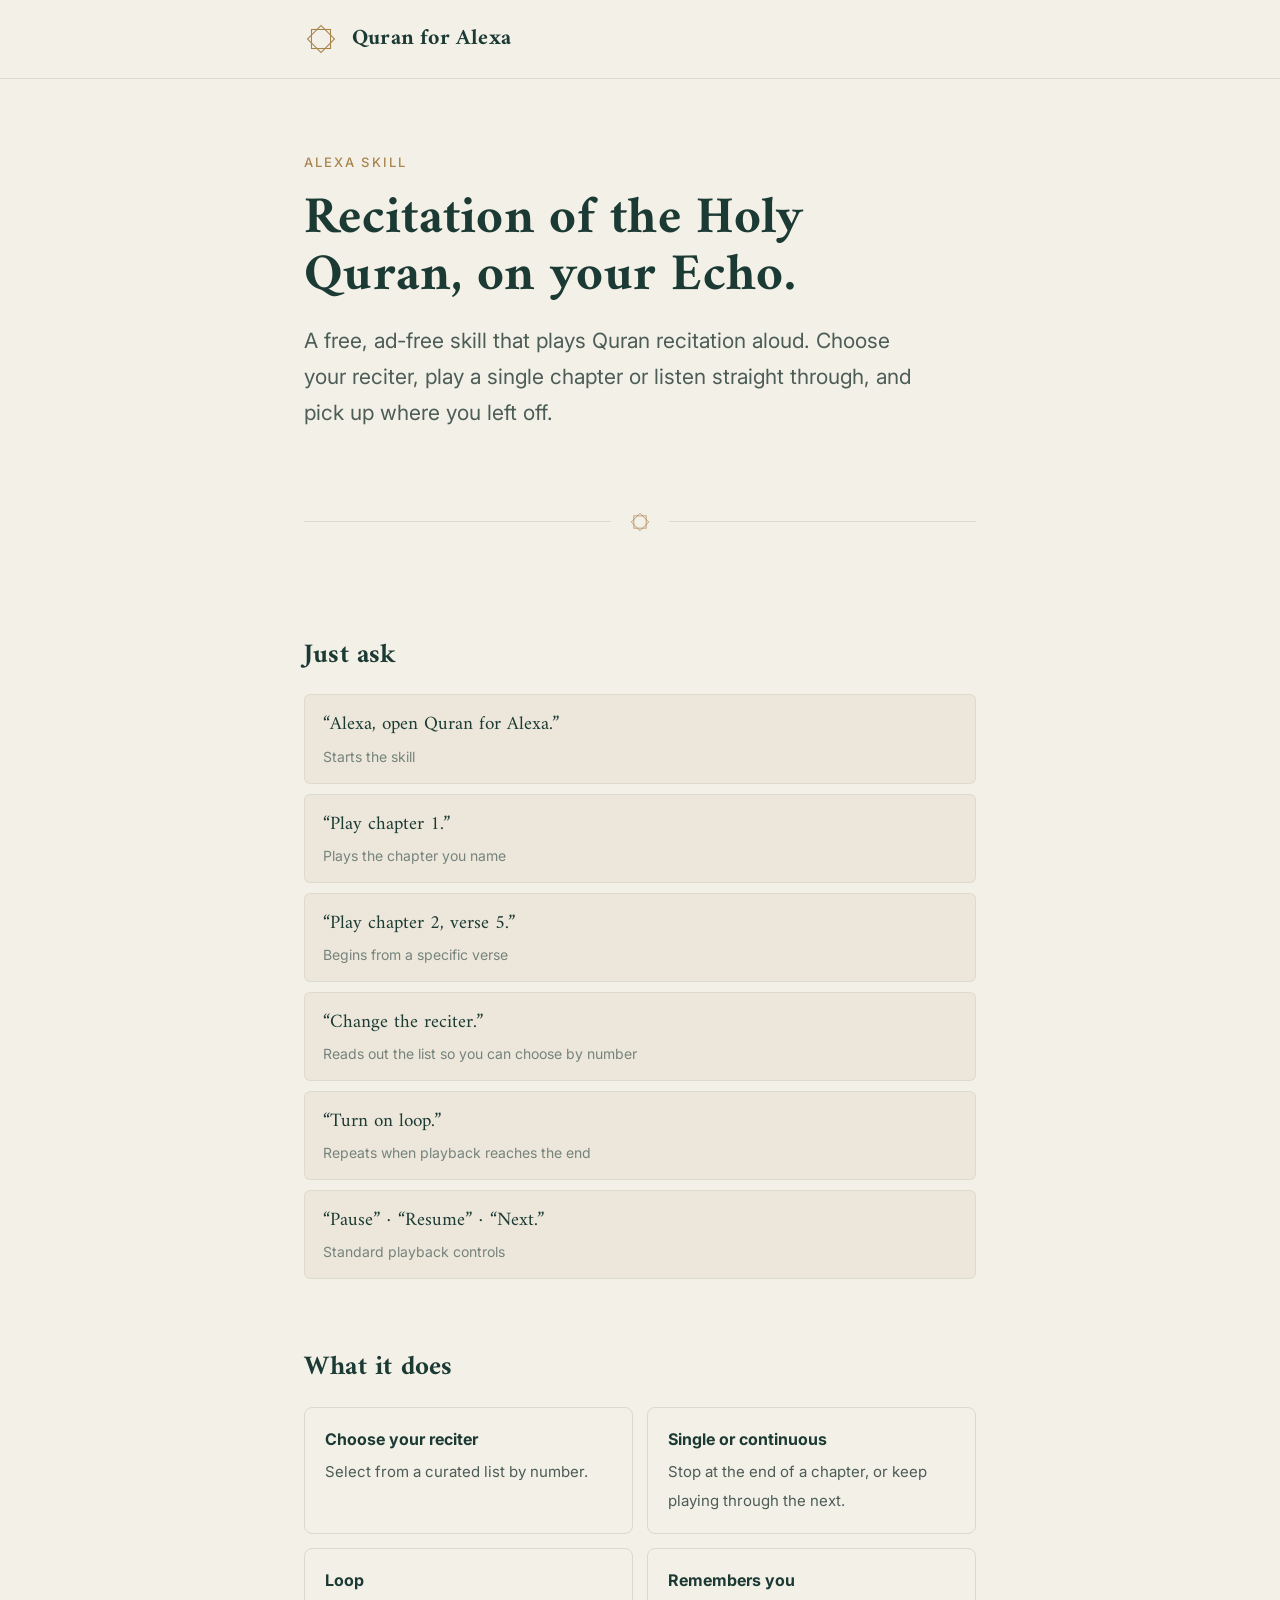
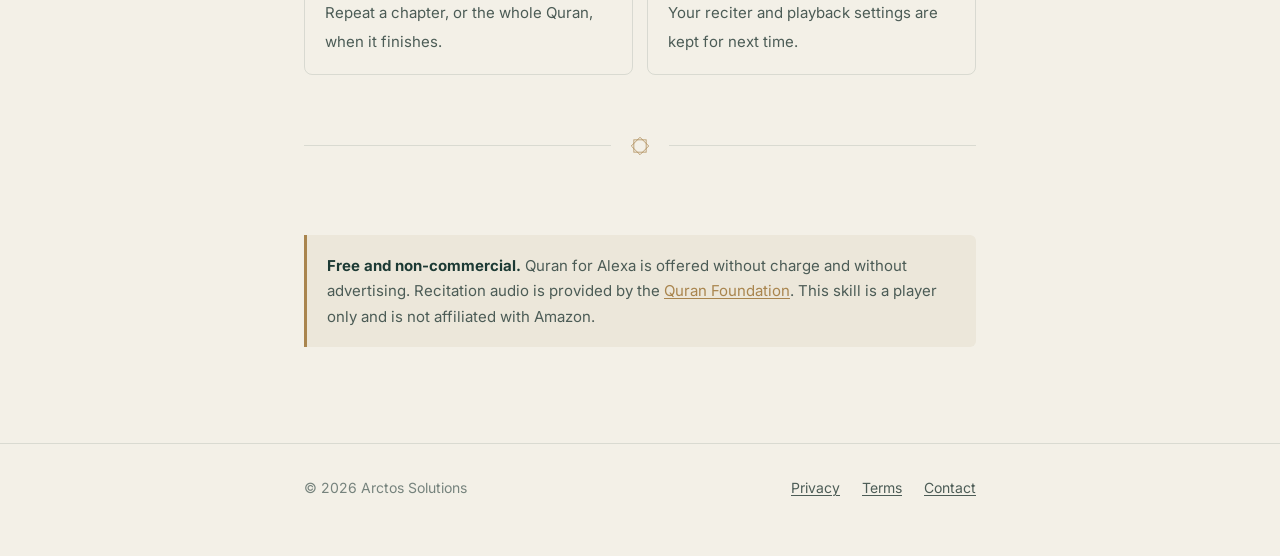
<file: docs/index.html>
<!DOCTYPE html>
<html lang="en">
<head>
<meta charset="utf-8">
<meta name="viewport" content="width=device-width, initial-scale=1">
<title>Quran for Alexa</title>
<meta name="description" content="Quran for Alexa is a free Alexa skill for listening to recitation of the Holy Quran on your Echo device.">
<link rel="icon" href="logo.png">
<link rel="preconnect" href="https://fonts.googleapis.com">
<link rel="preconnect" href="https://fonts.gstatic.com" crossorigin>
<link href="https://fonts.googleapis.com/css2?family=Amiri:wght@400;700&family=Inter:wght@400;500;600&display=swap" rel="stylesheet">
<link rel="stylesheet" href="styles.css">
</head>
<body>

<header class="site-header">
  <div class="wrap">
    <svg class="mark" viewBox="0 0 100 100" aria-hidden="true">
      <rect x="22" y="22" width="56" height="56"/>
      <rect x="22" y="22" width="56" height="56" transform="rotate(45 50 50)"/>
    </svg>
    <a class="wordmark" href="index.html">Quran for Alexa</a>
  </div>
</header>

<main class="wrap">

  <section class="hero">
    <p class="eyebrow">Alexa skill</p>
    <h1>Recitation of the Holy Quran, on your Echo.</h1>
    <p class="lede">A free, ad-free skill that plays Quran recitation aloud. Choose your reciter, play a single chapter or listen straight through, and pick up where you left off.</p>
  </section>

  <div class="divider" aria-hidden="true">
    <svg viewBox="0 0 100 100"><rect x="22" y="22" width="56" height="56"/><rect x="22" y="22" width="56" height="56" transform="rotate(45 50 50)"/></svg>
  </div>

  <section>
    <h2>Just ask</h2>
    <ul class="phrases">
      <li><span class="say">&ldquo;Alexa, open Quran for Alexa.&rdquo;</span><span class="does">Starts the skill</span></li>
      <li><span class="say">&ldquo;Play chapter 1.&rdquo;</span><span class="does">Plays the chapter you name</span></li>
      <li><span class="say">&ldquo;Play chapter 2, verse 5.&rdquo;</span><span class="does">Begins from a specific verse</span></li>
      <li><span class="say">&ldquo;Change the reciter.&rdquo;</span><span class="does">Reads out the list so you can choose by number</span></li>
      <li><span class="say">&ldquo;Turn on loop.&rdquo;</span><span class="does">Repeats when playback reaches the end</span></li>
      <li><span class="say">&ldquo;Pause&rdquo; &middot; &ldquo;Resume&rdquo; &middot; &ldquo;Next.&rdquo;</span><span class="does">Standard playback controls</span></li>
    </ul>
  </section>

  <section>
    <h2>What it does</h2>
    <ul class="features">
      <li><b>Choose your reciter</b><span>Select from a curated list by number.</span></li>
      <li><b>Single or continuous</b><span>Stop at the end of a chapter, or keep playing through the next.</span></li>
      <li><b>Loop</b><span>Repeat a chapter, or the whole Quran, when it finishes.</span></li>
      <li><b>Remembers you</b><span>Your reciter and playback settings are kept for next time.</span></li>
    </ul>
  </section>

  <div class="divider" aria-hidden="true">
    <svg viewBox="0 0 100 100"><rect x="22" y="22" width="56" height="56"/><rect x="22" y="22" width="56" height="56" transform="rotate(45 50 50)"/></svg>
  </div>

  <section>
    <p class="note"><b>Free and non-commercial.</b> Quran for Alexa is offered without charge and without advertising. Recitation audio is provided by the <a href="https://quran.foundation" rel="noopener">Quran Foundation</a>. This skill is a player only and is not affiliated with Amazon.</p>
  </section>

</main>

<footer class="site-footer">
  <div class="wrap">
    <span>&copy; 2026 Arctos Solutions</span>
    <span class="spacer"></span>
    <a href="privacy.html">Privacy</a>
    <a href="terms.html">Terms</a>
    <a href="mailto:contact@arctossolutions.com">Contact</a>
  </div>
</footer>

</body>
</html>
</file>
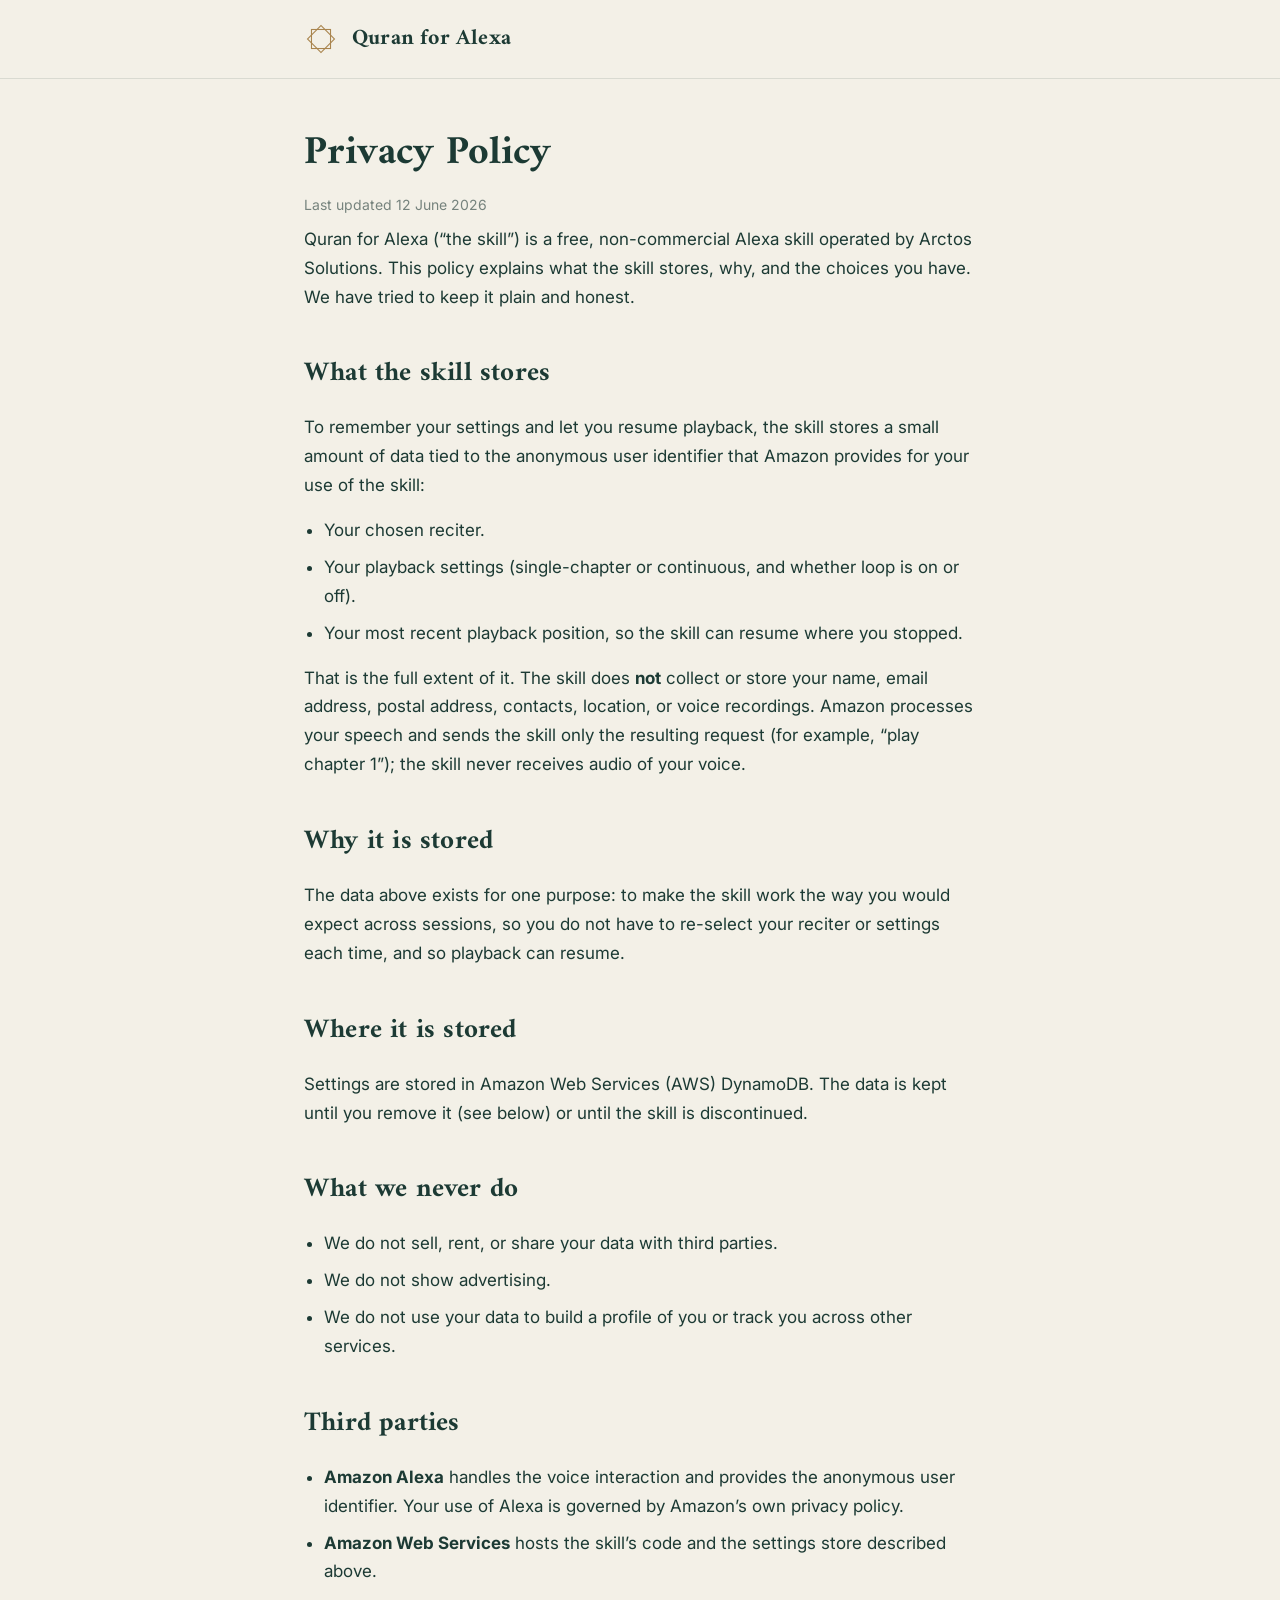
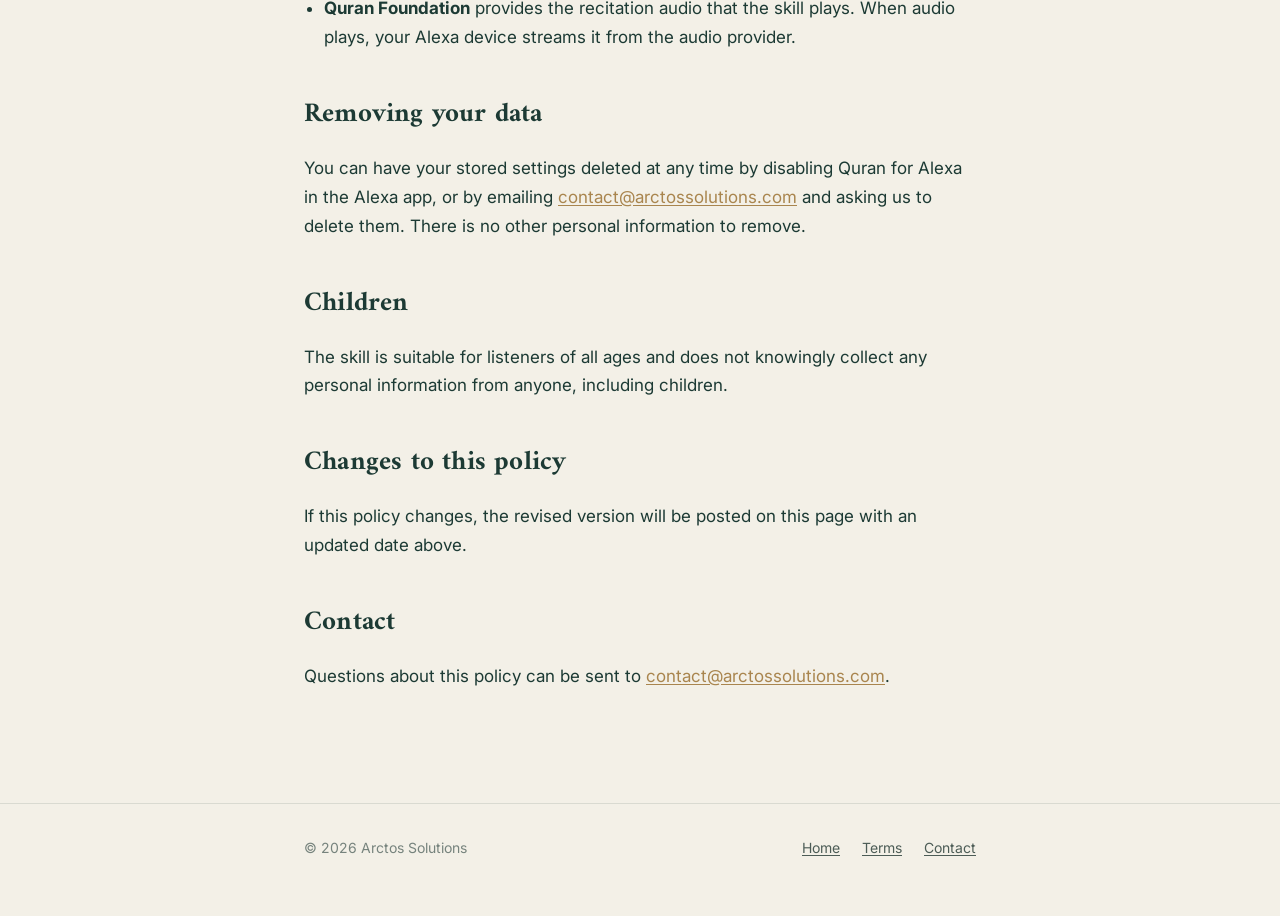
<file: docs/privacy.html>
<!DOCTYPE html>
<html lang="en">
<head>
<meta charset="utf-8">
<meta name="viewport" content="width=device-width, initial-scale=1">
<title>Privacy Policy — Quran for Alexa</title>
<meta name="description" content="Privacy policy for the Quran for Alexa skill.">
<link rel="icon" href="logo.png">
<link rel="preconnect" href="https://fonts.googleapis.com">
<link rel="preconnect" href="https://fonts.gstatic.com" crossorigin>
<link href="https://fonts.googleapis.com/css2?family=Amiri:wght@400;700&family=Inter:wght@400;500;600&display=swap" rel="stylesheet">
<link rel="stylesheet" href="styles.css">
</head>
<body>

<header class="site-header">
  <div class="wrap">
    <svg class="mark" viewBox="0 0 100 100" aria-hidden="true">
      <rect x="22" y="22" width="56" height="56"/>
      <rect x="22" y="22" width="56" height="56" transform="rotate(45 50 50)"/>
    </svg>
    <a class="wordmark" href="index.html">Quran for Alexa</a>
  </div>
</header>

<main class="wrap legal">

  <h1>Privacy Policy</h1>
  <p class="updated">Last updated 12 June 2026</p>

  <p>Quran for Alexa (&ldquo;the skill&rdquo;) is a free, non-commercial Alexa skill operated by Arctos Solutions. This policy explains what the skill stores, why, and the choices you have. We have tried to keep it plain and honest.</p>

  <h2>What the skill stores</h2>
  <p>To remember your settings and let you resume playback, the skill stores a small amount of data tied to the anonymous user identifier that Amazon provides for your use of the skill:</p>
  <ul>
    <li>Your chosen reciter.</li>
    <li>Your playback settings (single-chapter or continuous, and whether loop is on or off).</li>
    <li>Your most recent playback position, so the skill can resume where you stopped.</li>
  </ul>
  <p>That is the full extent of it. The skill does <b>not</b> collect or store your name, email address, postal address, contacts, location, or voice recordings. Amazon processes your speech and sends the skill only the resulting request (for example, &ldquo;play chapter 1&rdquo;); the skill never receives audio of your voice.</p>

  <h2>Why it is stored</h2>
  <p>The data above exists for one purpose: to make the skill work the way you would expect across sessions, so you do not have to re-select your reciter or settings each time, and so playback can resume.</p>

  <h2>Where it is stored</h2>
  <p>Settings are stored in Amazon Web Services (AWS) DynamoDB. The data is kept until you remove it (see below) or until the skill is discontinued.</p>

  <h2>What we never do</h2>
  <ul>
    <li>We do not sell, rent, or share your data with third parties.</li>
    <li>We do not show advertising.</li>
    <li>We do not use your data to build a profile of you or track you across other services.</li>
  </ul>

  <h2>Third parties</h2>
  <ul>
    <li><b>Amazon Alexa</b> handles the voice interaction and provides the anonymous user identifier. Your use of Alexa is governed by Amazon&rsquo;s own privacy policy.</li>
    <li><b>Amazon Web Services</b> hosts the skill&rsquo;s code and the settings store described above.</li>
    <li><b>Quran Foundation</b> provides the recitation audio that the skill plays. When audio plays, your Alexa device streams it from the audio provider.</li>
  </ul>

  <h2>Removing your data</h2>
  <p>You can have your stored settings deleted at any time by disabling Quran for Alexa in the Alexa app, or by emailing <a href="mailto:contact@arctossolutions.com">contact@arctossolutions.com</a> and asking us to delete them. There is no other personal information to remove.</p>

  <h2>Children</h2>
  <p>The skill is suitable for listeners of all ages and does not knowingly collect any personal information from anyone, including children.</p>

  <h2>Changes to this policy</h2>
  <p>If this policy changes, the revised version will be posted on this page with an updated date above.</p>

  <h2>Contact</h2>
  <p>Questions about this policy can be sent to <a href="mailto:contact@arctossolutions.com">contact@arctossolutions.com</a>.</p>

</main>

<footer class="site-footer">
  <div class="wrap">
    <span>&copy; 2026 Arctos Solutions</span>
    <span class="spacer"></span>
    <a href="index.html">Home</a>
    <a href="terms.html">Terms</a>
    <a href="mailto:contact@arctossolutions.com">Contact</a>
  </div>
</footer>

</body>
</html>
</file>
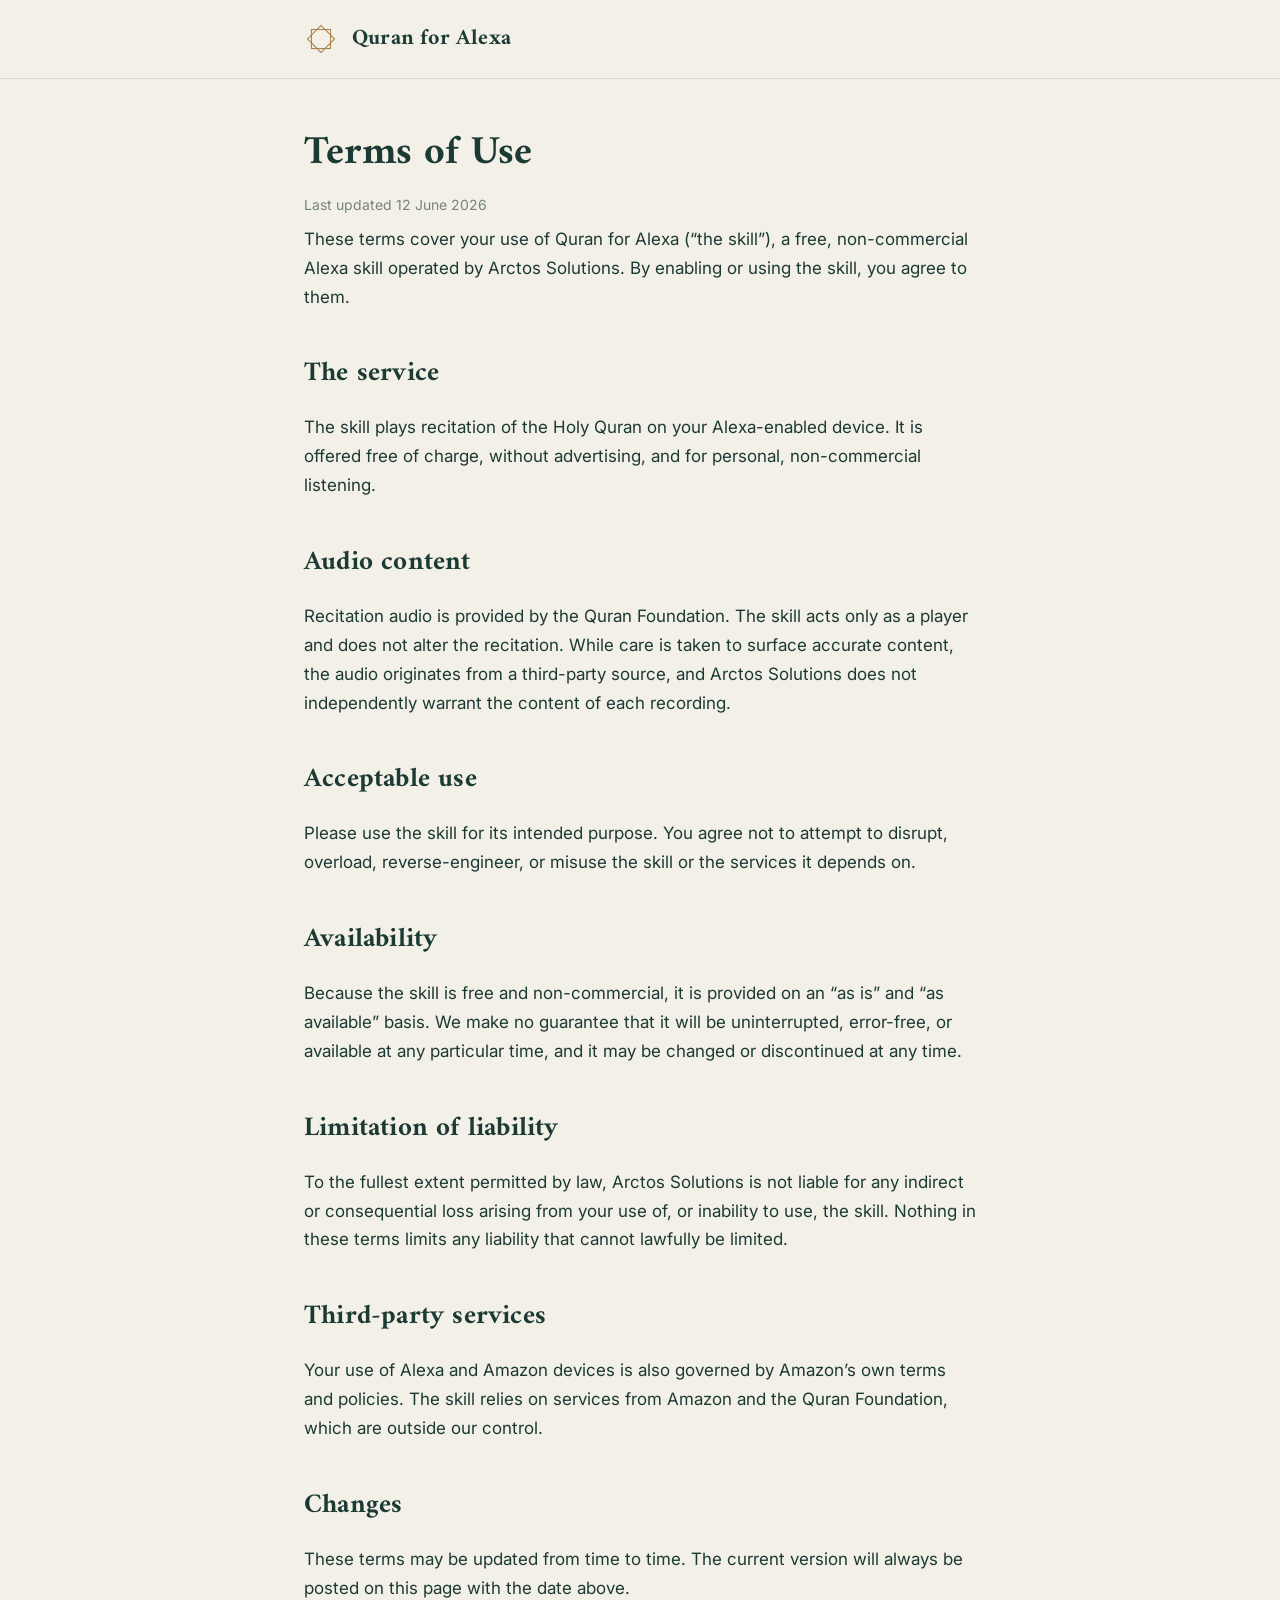
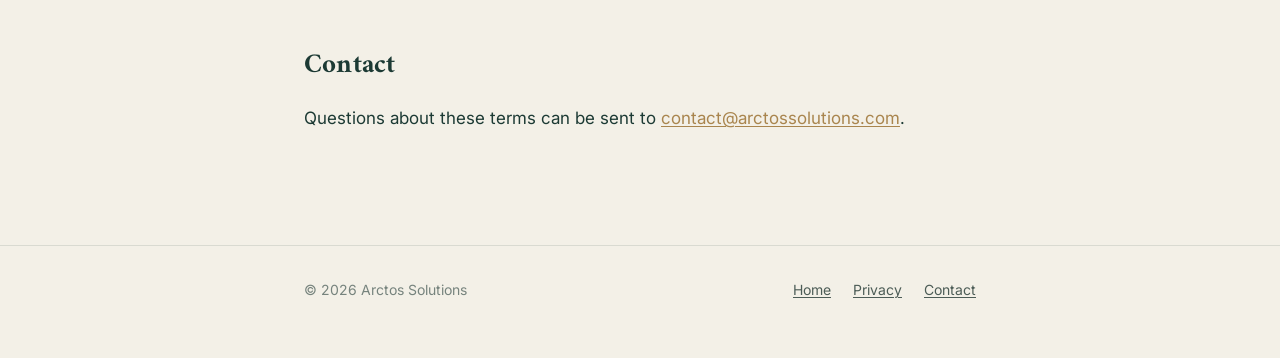
<file: docs/terms.html>
<!DOCTYPE html>
<html lang="en">
<head>
<meta charset="utf-8">
<meta name="viewport" content="width=device-width, initial-scale=1">
<title>Terms of Use — Quran for Alexa</title>
<meta name="description" content="Terms of use for the Quran for Alexa skill.">
<link rel="icon" href="logo.png">
<link rel="preconnect" href="https://fonts.googleapis.com">
<link rel="preconnect" href="https://fonts.gstatic.com" crossorigin>
<link href="https://fonts.googleapis.com/css2?family=Amiri:wght@400;700&family=Inter:wght@400;500;600&display=swap" rel="stylesheet">
<link rel="stylesheet" href="styles.css">
</head>
<body>

<header class="site-header">
  <div class="wrap">
    <svg class="mark" viewBox="0 0 100 100" aria-hidden="true">
      <rect x="22" y="22" width="56" height="56"/>
      <rect x="22" y="22" width="56" height="56" transform="rotate(45 50 50)"/>
    </svg>
    <a class="wordmark" href="index.html">Quran for Alexa</a>
  </div>
</header>

<main class="wrap legal">

  <h1>Terms of Use</h1>
  <p class="updated">Last updated 12 June 2026</p>

  <p>These terms cover your use of Quran for Alexa (&ldquo;the skill&rdquo;), a free, non-commercial Alexa skill operated by Arctos Solutions. By enabling or using the skill, you agree to them.</p>

  <h2>The service</h2>
  <p>The skill plays recitation of the Holy Quran on your Alexa-enabled device. It is offered free of charge, without advertising, and for personal, non-commercial listening.</p>

  <h2>Audio content</h2>
  <p>Recitation audio is provided by the Quran Foundation. The skill acts only as a player and does not alter the recitation. While care is taken to surface accurate content, the audio originates from a third-party source, and Arctos Solutions does not independently warrant the content of each recording.</p>

  <h2>Acceptable use</h2>
  <p>Please use the skill for its intended purpose. You agree not to attempt to disrupt, overload, reverse-engineer, or misuse the skill or the services it depends on.</p>

  <h2>Availability</h2>
  <p>Because the skill is free and non-commercial, it is provided on an &ldquo;as is&rdquo; and &ldquo;as available&rdquo; basis. We make no guarantee that it will be uninterrupted, error-free, or available at any particular time, and it may be changed or discontinued at any time.</p>

  <h2>Limitation of liability</h2>
  <p>To the fullest extent permitted by law, Arctos Solutions is not liable for any indirect or consequential loss arising from your use of, or inability to use, the skill. Nothing in these terms limits any liability that cannot lawfully be limited.</p>

  <h2>Third-party services</h2>
  <p>Your use of Alexa and Amazon devices is also governed by Amazon&rsquo;s own terms and policies. The skill relies on services from Amazon and the Quran Foundation, which are outside our control.</p>

  <h2>Changes</h2>
  <p>These terms may be updated from time to time. The current version will always be posted on this page with the date above.</p>

  <h2>Contact</h2>
  <p>Questions about these terms can be sent to <a href="mailto:contact@arctossolutions.com">contact@arctossolutions.com</a>.</p>

</main>

<footer class="site-footer">
  <div class="wrap">
    <span>&copy; 2026 Arctos Solutions</span>
    <span class="spacer"></span>
    <a href="index.html">Home</a>
    <a href="privacy.html">Privacy</a>
    <a href="mailto:contact@arctossolutions.com">Contact</a>
  </div>
</footer>

</body>
</html>
</file>
<file: docs/styles.css>
/* Quran for Alexa — shared styles
   Palette grounded in the manuscript tradition: warm paper, teal ink,
   brass illumination used only for the rub-el-hizb motif. */

:root {
  --paper:      #F3F0E7;
  --paper-deep: #ECE7DA;
  --ink:        #1C3A34;
  --ink-soft:   #4C5C56;
  --ink-faint:  #76837D;
  --brass:      #A9854E;
  --line:       rgba(28, 58, 52, 0.12);
  --line-soft:  rgba(28, 58, 52, 0.07);
  --maxw:       720px;
}

* { box-sizing: border-box; }

html { -webkit-text-size-adjust: 100%; }

body {
  margin: 0;
  background: var(--paper);
  color: var(--ink);
  font-family: "Inter", -apple-system, BlinkMacSystemFont, "Segoe UI", sans-serif;
  font-size: 17px;
  line-height: 1.7;
  -webkit-font-smoothing: antialiased;
  text-rendering: optimizeLegibility;
}

.wrap {
  max-width: var(--maxw);
  margin: 0 auto;
  padding: 0 24px;
}

/* ---- Header ---- */

.site-header {
  border-bottom: 1px solid var(--line);
}

.site-header .wrap {
  display: flex;
  align-items: center;
  gap: 14px;
  padding-top: 22px;
  padding-bottom: 22px;
}

.mark { width: 34px; height: 34px; flex: none; }
.mark rect { fill: none; stroke: var(--brass); stroke-width: 3.2; }

.wordmark {
  font-family: "Amiri", Georgia, serif;
  font-size: 22px;
  font-weight: 700;
  letter-spacing: 0.2px;
  color: var(--ink);
  text-decoration: none;
  line-height: 1;
}

/* ---- Hero ---- */

.hero { padding: 72px 0 28px; }

.eyebrow {
  font-size: 13px;
  letter-spacing: 0.16em;
  text-transform: uppercase;
  color: var(--brass);
  margin: 0 0 18px;
  font-weight: 500;
}

.hero h1 {
  font-family: "Amiri", Georgia, serif;
  font-weight: 700;
  font-size: clamp(34px, 6vw, 52px);
  line-height: 1.1;
  margin: 0 0 18px;
  letter-spacing: 0.3px;
}

.hero .lede {
  font-size: clamp(18px, 2.6vw, 21px);
  color: var(--ink-soft);
  max-width: 30em;
  margin: 0;
}

/* ---- Motif divider ---- */

.divider {
  display: flex;
  align-items: center;
  gap: 18px;
  margin: 52px 0;
  color: var(--line);
}
.divider::before,
.divider::after {
  content: "";
  flex: 1;
  height: 1px;
  background: var(--line);
}
.divider svg { width: 22px; height: 22px; flex: none; }
.divider rect { fill: none; stroke: var(--brass); stroke-width: 4; opacity: 0.8; }

/* ---- Sections ---- */

section { padding: 8px 0; }

h2 {
  font-family: "Amiri", Georgia, serif;
  font-weight: 700;
  font-size: 27px;
  letter-spacing: 0.2px;
  margin: 40px 0 16px;
}

h3 {
  font-size: 18px;
  font-weight: 600;
  margin: 28px 0 8px;
  color: var(--ink);
}

p { margin: 0 0 16px; }

a { color: var(--brass); text-decoration: underline; text-underline-offset: 2px; }
a:hover { color: var(--ink); }

/* ---- Sample phrases ---- */

.phrases { list-style: none; padding: 0; margin: 8px 0 0; }
.phrases li {
  padding: 14px 18px;
  margin: 0 0 10px;
  background: var(--paper-deep);
  border: 1px solid var(--line-soft);
  border-radius: 6px;
  font-size: 17px;
}
.phrases li .say {
  font-family: "Amiri", Georgia, serif;
  font-size: 19px;
  color: var(--ink);
}
.phrases li .does {
  display: block;
  font-size: 14px;
  color: var(--ink-faint);
  margin-top: 3px;
}

/* ---- Feature grid ---- */

.features {
  list-style: none;
  padding: 0;
  margin: 8px 0 0;
  display: grid;
  grid-template-columns: repeat(auto-fit, minmax(220px, 1fr));
  gap: 14px;
}
.features li {
  padding: 18px 20px;
  border: 1px solid var(--line);
  border-radius: 8px;
}
.features li b {
  display: block;
  font-size: 16px;
  margin-bottom: 4px;
}
.features li span {
  font-size: 15px;
  color: var(--ink-soft);
}

/* ---- Note card ---- */

.note {
  margin-top: 18px;
  padding: 18px 20px;
  border-left: 3px solid var(--brass);
  background: var(--paper-deep);
  border-radius: 0 6px 6px 0;
  font-size: 15px;
  color: var(--ink-soft);
}
.note b { color: var(--ink); }

/* ---- Legal pages ---- */

.legal { padding-top: 40px; padding-bottom: 24px; }
.legal h1 {
  font-family: "Amiri", Georgia, serif;
  font-size: clamp(30px, 5vw, 40px);
  font-weight: 700;
  margin: 0 0 6px;
}
.legal .updated {
  color: var(--ink-faint);
  font-size: 14px;
  margin: 0 0 8px;
}
.legal ul { padding-left: 1.2em; margin: 0 0 16px; }
.legal li { margin-bottom: 8px; }

/* ---- Footer ---- */

.site-footer {
  border-top: 1px solid var(--line);
  margin-top: 72px;
  padding: 32px 0 56px;
}
.site-footer .wrap {
  display: flex;
  flex-wrap: wrap;
  align-items: center;
  gap: 8px 22px;
  font-size: 14px;
  color: var(--ink-faint);
}
.site-footer a { color: var(--ink-soft); }
.site-footer .spacer { flex: 1; }

/* ---- Accessibility ---- */

a:focus-visible,
:focus-visible {
  outline: 2px solid var(--brass);
  outline-offset: 3px;
  border-radius: 2px;
}

@media (max-width: 480px) {
  body { font-size: 16px; }
  .hero { padding-top: 52px; }
}
</file>
